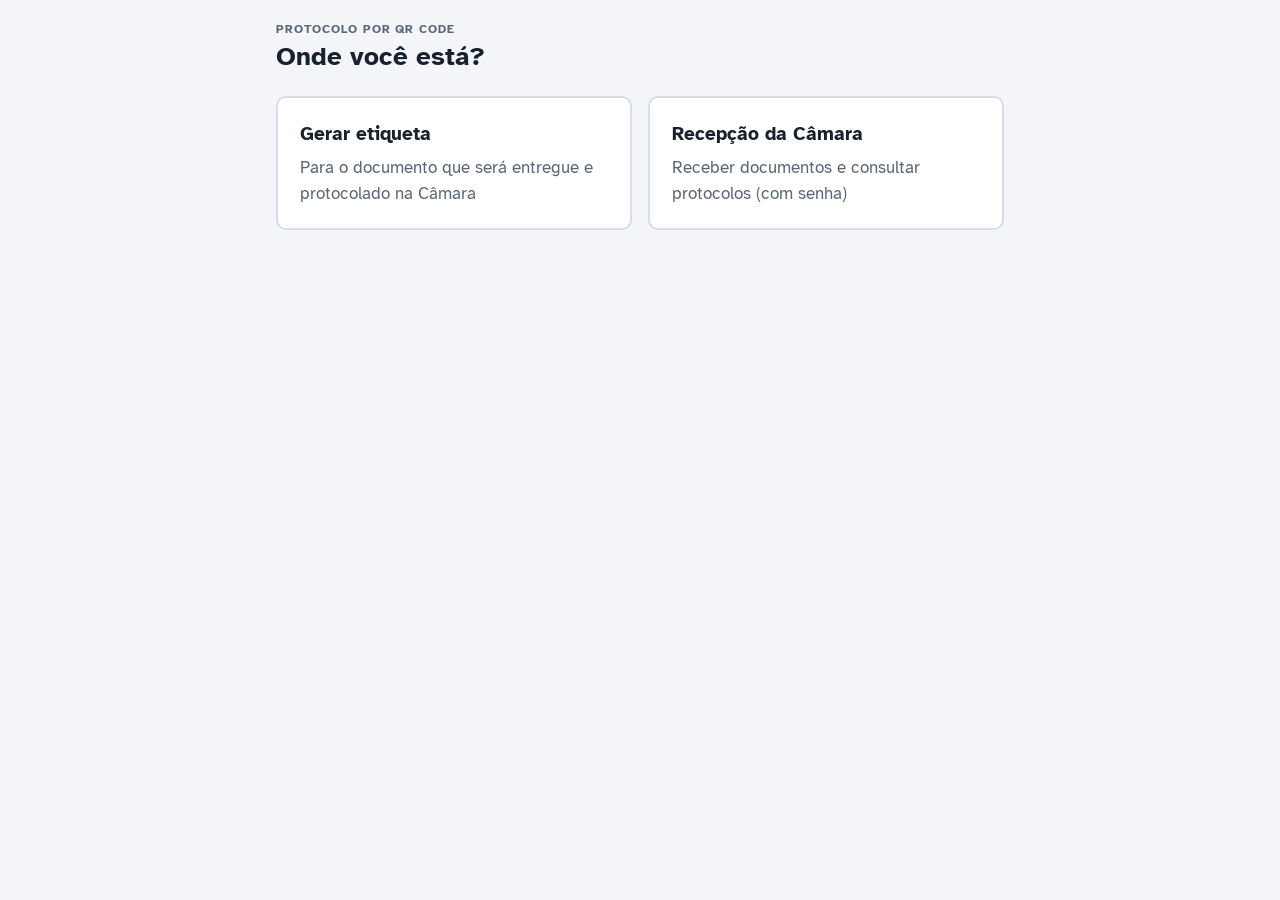
<file: index.html>
<!doctype html>
<html lang="pt-BR"><head><meta charset="utf-8"><meta name="viewport" content="width=device-width,initial-scale=1">
<title>Protocolo QR</title>
<meta name="robots" content="noindex">
<link rel="preconnect" href="https://fonts.googleapis.com">
<link rel="stylesheet" href="https://fonts.googleapis.com/css2?family=Atkinson+Hyperlegible:wght@400;700&display=swap">
<link rel="stylesheet" href="assets/estilo.css">
<style>
  .escolha{display:grid;grid-template-columns:repeat(2,minmax(0,1fr));gap:16px}
  @media (max-width:600px){.escolha{grid-template-columns:1fr}}
  .escolha a{display:flex;flex-direction:column;gap:6px;text-decoration:none;color:var(--ink);background:var(--surface);border:2px solid var(--line);border-radius:var(--r);padding:22px}
  .escolha a:hover{border-color:var(--accent);background:var(--accent-soft)}
  .escolha b{font-size:1.2rem}
  .escolha span{color:var(--muted)}
</style>
</head><body>
<div class="wrap" style="max-width:760px">
  <header><div>
    <div class="eyebrow">Protocolo por QR Code</div>
    <h1>Onde você está?</h1>
  </div></header>
  <div class="escolha">
    <a href="etiqueta/"><b>Gerar etiqueta</b><span>Para o documento que será entregue e protocolado na Câmara</span></a>
    <a href="camara/"><b>Recepção da Câmara</b><span>Receber documentos e consultar protocolos (com senha)</span></a>
  </div>
</div>
</body></html>
</file>
<file: assets/estilo.css>
/* Protocolo QR da Câmara — estilo comum (prefeitura e câmara)
   Letras grandes e botões largos, pensados para usuário leigo. */
:root{
  --bg:#f3f5f8; --surface:#ffffff; --ink:#18212e; --muted:#5b6778; --line:#d8dee7;
  --accent:#1f4e8c; --accent-ink:#ffffff; --accent-soft:#e3ecf8;
  --ok:#1d7a4c; --ok-soft:#e2f3ea; --warn:#9a5b00; --warn-soft:#fbefd9; --err:#b3261e; --err-soft:#fbe4e2;
  --font-body:"Atkinson Hyperlegible",system-ui,-apple-system,"Segoe UI",sans-serif;
  --font-code:"JetBrains Mono",ui-monospace,"Cascadia Mono",Consolas,monospace;
  --r:10px;
}
@media (prefers-color-scheme: dark){:root:not([data-theme="light"]){
  --bg:#10151d; --surface:#18202b; --ink:#e7ecf3; --muted:#9aa6b6; --line:#2b3544;
  --accent:#6ea3e8; --accent-ink:#0c1522; --accent-soft:#1c2c44;
  --ok:#5cc792; --ok-soft:#15302a; --warn:#e8b053; --warn-soft:#33270f; --err:#f2a49d; --err-soft:#3a1916; color-scheme:dark}}
:root[data-theme="dark"]{
  --bg:#10151d; --surface:#18202b; --ink:#e7ecf3; --muted:#9aa6b6; --line:#2b3544;
  --accent:#6ea3e8; --accent-ink:#0c1522; --accent-soft:#1c2c44;
  --ok:#5cc792; --ok-soft:#15302a; --warn:#e8b053; --warn-soft:#33270f; --err:#f2a49d; --err-soft:#3a1916; color-scheme:dark}
*{box-sizing:border-box}
[hidden]{display:none!important}
body{margin:0;background:var(--bg);color:var(--ink);font-family:var(--font-body);font-size:17px;line-height:1.5}
.wrap{max-width:1040px;margin:0 auto;padding-inline:16px;padding-block:20px 48px;display:flex;flex-direction:column;gap:20px}
header{display:flex;flex-wrap:wrap;align-items:flex-end;justify-content:space-between;gap:8px 20px}
h1{font-size:1.6rem;margin:0;text-wrap:balance}
.sub{color:var(--muted);margin:0}
.eyebrow{font-size:.75rem;letter-spacing:.08em;text-transform:uppercase;color:var(--muted);font-weight:700}
.user{display:flex;align-items:center;gap:10px;font-size:.9rem;color:var(--muted);flex-wrap:wrap}
nav{display:grid;grid-template-columns:repeat(3,minmax(0,1fr));gap:8px}
nav button{font:inherit;border:2px solid var(--line);background:var(--surface);color:var(--ink);border-radius:var(--r);padding:12px 14px;text-align:left;cursor:pointer;display:flex;flex-direction:column;gap:2px;min-width:0}
nav button b{font-size:1.05rem}
nav button span{font-size:.85rem;color:var(--muted)}
nav button[aria-selected="true"]{border-color:var(--accent);background:var(--accent-soft)}
:focus-visible{outline:3px solid var(--accent);outline-offset:2px}
@media (max-width:560px){nav{grid-template-columns:1fr}}
.panel{background:var(--surface);border:1px solid var(--line);border-radius:var(--r);padding:22px;display:flex;flex-direction:column;gap:18px}
.panel h2{margin:0;font-size:1.25rem}
.cols{display:grid;grid-template-columns:minmax(0,1.2fr) minmax(0,1fr);gap:24px;align-items:start}
@media (max-width:820px){.cols{grid-template-columns:1fr}}
.grid{display:grid;grid-template-columns:repeat(2,minmax(0,1fr));gap:14px}
.grid .full{grid-column:1/-1}
@media (max-width:480px){.grid{grid-template-columns:1fr}}
label{display:flex;flex-direction:column;gap:5px;font-weight:700;font-size:.92rem;min-width:0}
input,select,textarea{font:inherit;font-weight:400;font-size:1rem;color:var(--ink);background:var(--bg);border:2px solid var(--line);border-radius:8px;padding:10px 12px;width:100%}
textarea{min-height:76px;resize:vertical}
input.filled,select.filled,textarea.filled{border-color:var(--ok);background:var(--ok-soft)}
.btn{font:inherit;font-weight:700;font-size:1.05rem;border:0;border-radius:var(--r);padding:14px 18px;background:var(--accent);color:var(--accent-ink);cursor:pointer}
.btn.ghost{background:transparent;color:var(--accent);border:2px solid var(--accent)}
.btn.small{font-size:.9rem;padding:8px 12px}
.btn:disabled{opacity:.45;cursor:not-allowed}
.link{font:inherit;background:none;border:0;color:var(--accent);text-decoration:underline;cursor:pointer;padding:0}
.row{display:flex;flex-wrap:wrap;gap:10px;align-items:center}
.scan{border:2px dashed var(--accent);background:var(--accent-soft);border-radius:var(--r);padding:16px;display:flex;flex-direction:column;gap:10px}
.scan input{font-family:var(--font-code);font-size:.9rem;background:var(--surface)}
.status{font-weight:700;padding:10px 12px;border-radius:8px}
.status.ok{background:var(--ok-soft);color:var(--ok)}
.status.warn{background:var(--warn-soft);color:var(--warn)}
.status.err{background:var(--err-soft);color:var(--err)}
.hint{font-size:.88rem;color:var(--muted);margin:0}

/* Receber: escolha da procedência (Prefeitura × Outros) */
.proc{display:flex;flex-direction:column;gap:8px}
.seg{display:grid;grid-template-columns:repeat(2,minmax(0,1fr));gap:8px}
@media (max-width:480px){.seg{grid-template-columns:1fr}}
.seg button{font:inherit;text-align:left;border:2px solid var(--line);background:var(--surface);color:var(--ink);border-radius:var(--r);padding:12px 14px;cursor:pointer;display:flex;flex-direction:column;gap:2px;min-width:0}
.seg button b{font-size:1.05rem}
.seg button span{font-size:.85rem;color:var(--muted)}
.seg button[aria-checked="true"]{border-color:var(--accent);background:var(--accent-soft)}
.seg button[aria-checked="true"] b::before{content:"● ";color:var(--accent)}
#f-cam[data-proc="TERCEIROS"] .so-pref{display:none}
#f-cam:not([data-proc="TERCEIROS"]) .so-terc{display:none}
input[readonly]{background:var(--surface);border-style:dashed;color:var(--muted)}
.origem-tag{display:inline-block;font-size:.72rem;color:var(--muted);margin-top:2px}
.steps{margin:0;padding-left:1.2em;color:var(--muted);font-size:.95rem;display:flex;flex-direction:column;gap:4px}

/* Etiqueta e comprovante: papel branco nos dois temas, como sai da impressora */
.paper{background:#fff;color:#111;border:1px solid #c9ced6;border-radius:6px;padding:18px;display:flex;gap:16px;align-items:flex-start;flex-wrap:wrap}
.paper .qr{background:#fff;padding:6px;border:1px solid #e1e4e9;flex:0 0 auto}
.paper .qr img,.paper .qr canvas{display:block;width:150px;height:150px}
.paper dl{margin:0;display:grid;grid-template-columns:auto 1fr;gap:3px 12px;font-size:.9rem;min-width:0;flex:1 1 200px}
.paper dt{color:#555;font-size:.72rem;text-transform:uppercase;letter-spacing:.06em;align-self:center}
.paper dd{margin:0;font-weight:700;overflow-wrap:anywhere}
.paper .head{flex-basis:100%;display:flex;justify-content:space-between;gap:10px;border-bottom:2px solid #111;padding-bottom:6px;font-size:.8rem;letter-spacing:.06em;text-transform:uppercase;font-weight:700;flex-wrap:wrap}
.paper .foot{flex-basis:100%;font-family:var(--font-code);font-size:.7rem;color:#555;overflow-wrap:anywhere;border-top:1px dashed #bbb;padding-top:6px}
.paper .assin{flex-basis:100%;display:none;gap:24px;margin-top:18px}
.paper .assin div{flex:1;border-top:1px solid #111;padding-top:4px;font-size:.75rem;text-align:center;color:#333}
.paper dd.bignum{font-family:var(--font-code);font-size:1.4rem;font-variant-numeric:tabular-nums;white-space:nowrap;overflow-wrap:normal}

/* Lista */
.tablewrap{overflow-x:auto;border:1px solid var(--line);border-radius:8px}
table{border-collapse:collapse;width:100%;font-size:.93rem;min-width:720px}
th,td{padding:10px 12px;text-align:left;border-bottom:1px solid var(--line);vertical-align:top}
th{font-size:.75rem;text-transform:uppercase;letter-spacing:.06em;color:var(--muted);background:var(--bg)}
td.code{font-family:var(--font-code);font-variant-numeric:tabular-nums;white-space:nowrap}
.pill{display:inline-block;font-size:.75rem;font-weight:700;padding:2px 8px;border-radius:99px;background:var(--accent-soft);color:var(--accent)}
.filtros{display:flex;flex-direction:column;gap:8px}
.chips{display:flex;flex-wrap:wrap;gap:8px}
.chip{font:inherit;font-size:.92rem;font-weight:700;border:2px solid var(--line);background:var(--surface);color:var(--ink);border-radius:99px;padding:6px 14px;cursor:pointer;display:inline-flex;align-items:center;gap:6px}
.chip[aria-pressed="true"]{border-color:var(--accent);background:var(--accent);color:var(--accent-ink)}
.chip .n{font-family:var(--font-code);font-size:.78rem;opacity:.75}
.chip.todos[aria-pressed="true"]{background:var(--accent-soft);color:var(--accent)}
.pager{display:flex;flex-wrap:wrap;gap:8px;align-items:center;justify-content:space-between}
.pager .pg{display:flex;gap:6px;flex-wrap:wrap}
.pager button{font:inherit;font-weight:700;min-width:44px;padding:8px 12px;border-radius:8px;border:2px solid var(--line);background:var(--surface);color:var(--ink);cursor:pointer;font-variant-numeric:tabular-nums}
.pager button[aria-current="page"]{border-color:var(--accent);background:var(--accent);color:var(--accent-ink)}
.pager button:disabled{opacity:.4;cursor:not-allowed}
.empty{color:var(--muted);text-align:center;padding:24px}

/* Login */
.login{max-width:420px;margin:8vh auto 0;width:100%}

@media (prefers-reduced-motion:no-preference){.pop{animation:pop .35s ease-out}@keyframes pop{from{transform:scale(.98);opacity:.6}to{transform:none;opacity:1}}}

/* Impressão: só o que está em #print-area sai no papel */
#print-area{display:none}
@media print{
  @page{size:A4;margin:14mm}
  body{background:#fff!important}
  .wrap{display:none!important}
  #print-area{display:block!important}
  #print-area .paper{border:1px solid #999;break-inside:avoid;font-size:11pt}
  #print-area .assin{display:flex}
  #print-area .nova-folha{break-before:page}
  #print-area.etiqueta .paper{width:110mm}
}

/* Lista: marca de entrada/saída */
.origem-tag.env{color:var(--warn);font-weight:700}
.pill.env{background:var(--warn-soft);color:var(--warn)}

/* Retificação (documento que voltou alterado, mesmo número de protocolo) */
.retif{display:flex;align-items:center;justify-content:space-between;gap:12px;flex-wrap:wrap;border:2px solid var(--warn);background:var(--warn-soft);border-radius:var(--r);padding:12px 16px}
.retif > div{display:flex;flex-direction:column;gap:2px;min-width:0}
.retif b{color:var(--warn)}
.retif span{font-size:.9rem;color:var(--ink)}
.status .acoes{display:flex;gap:8px;flex-wrap:wrap;margin-top:10px}
.status .acoes .btn{font-size:.92rem;padding:9px 14px}
.tag-ret{display:inline-block;font-family:var(--font-body);font-size:.72rem;font-weight:700;padding:1px 7px;border-radius:99px;background:var(--warn-soft);color:var(--warn);margin-top:3px}
.tag-ret.leve{background:transparent;border:1px solid var(--line);color:var(--muted)}
td .acoes-linha{display:flex;flex-direction:column;gap:6px;align-items:stretch}
</file>
